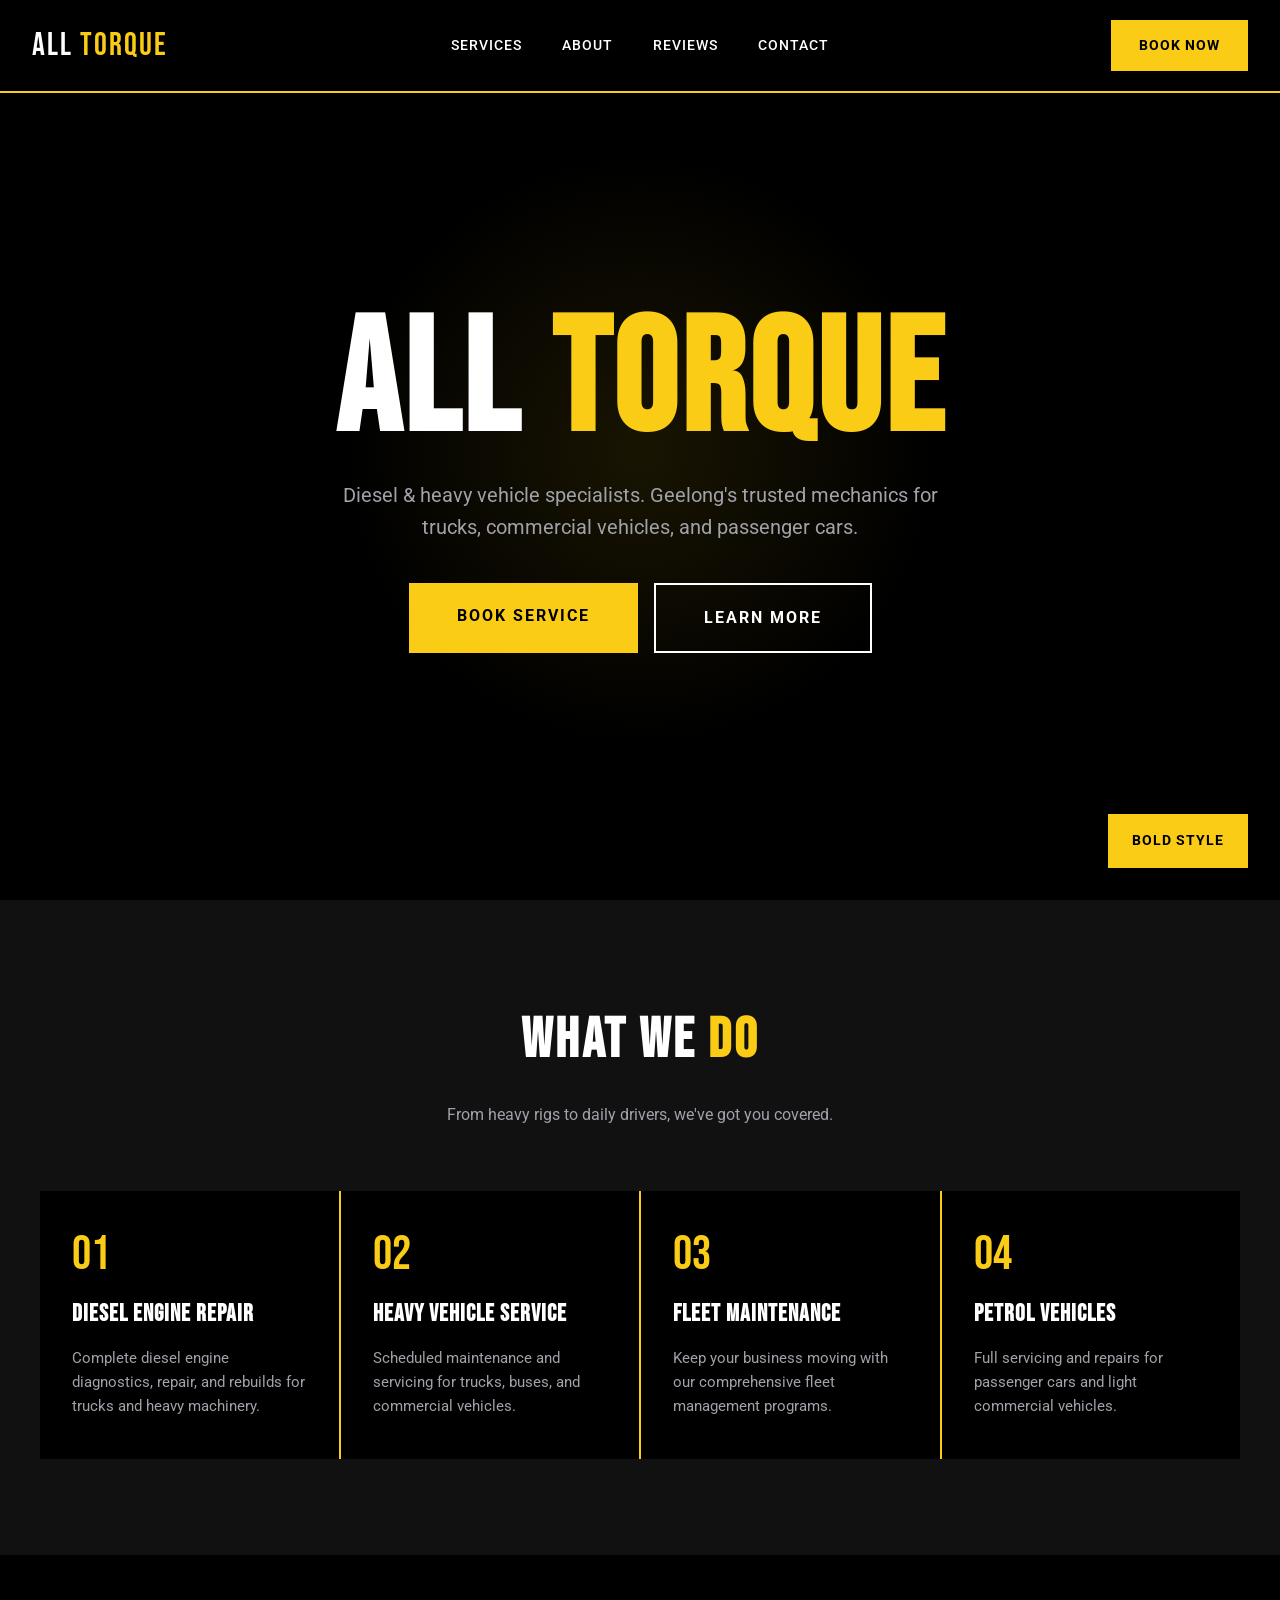
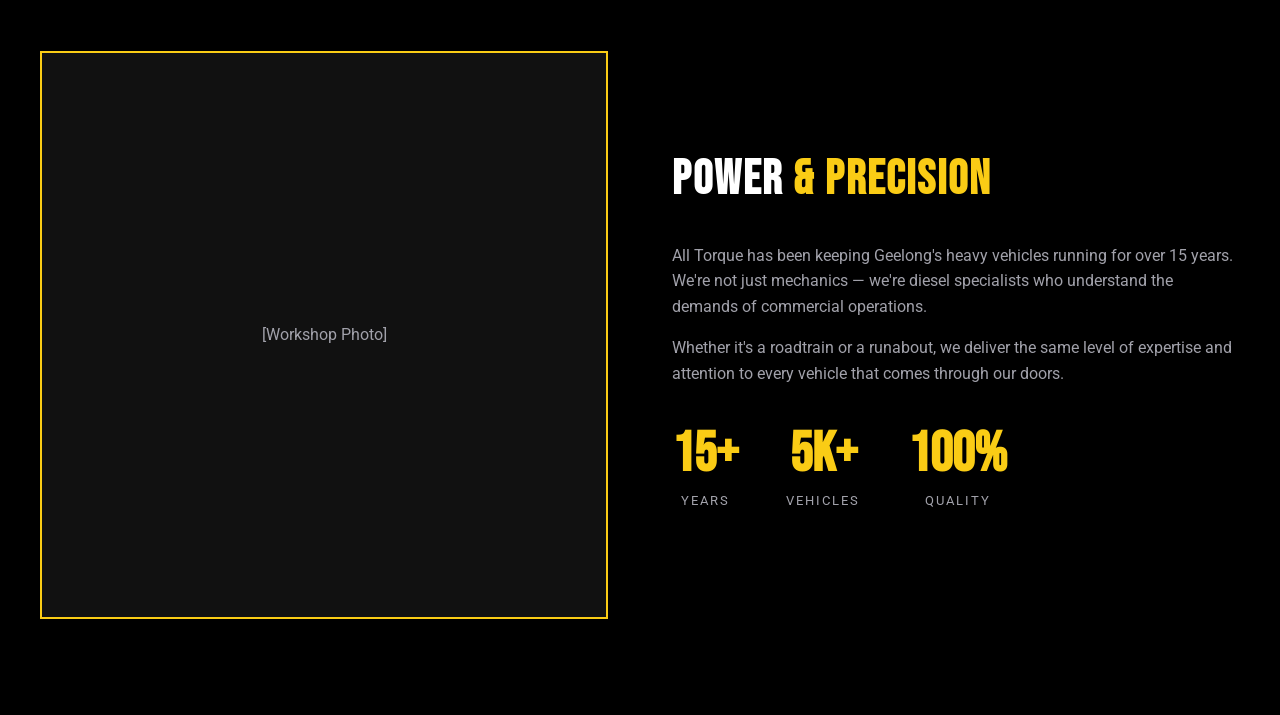
<file: preview-bold.html>
<!DOCTYPE html>
<html lang="en">
<head>
    <meta charset="UTF-8">
    <meta name="viewport" content="width=device-width, initial-scale=1.0">
    <title>All Torque - Bold Style</title>
    <link rel="preconnect" href="https://fonts.googleapis.com">
    <link rel="preconnect" href="https://fonts.gstatic.com" crossorigin>
    <link href="https://fonts.googleapis.com/css2?family=Bebas+Neue&family=Roboto:wght@400;500;700&display=swap" rel="stylesheet">
    <style>
        * {
            margin: 0;
            padding: 0;
            box-sizing: border-box;
        }

        :root {
            --bg: #000000;
            --bg-card: #111111;
            --accent: #facc15;
            --accent-dark: #eab308;
            --text: #ffffff;
            --text-muted: #a1a1aa;
            --border: #27272a;
        }

        body {
            font-family: 'Roboto', sans-serif;
            background: var(--bg);
            color: var(--text);
            line-height: 1.6;
        }

        /* Navigation */
        nav {
            position: fixed;
            top: 0;
            left: 0;
            right: 0;
            padding: 1.25rem 2rem;
            background: var(--bg);
            display: flex;
            justify-content: space-between;
            align-items: center;
            z-index: 100;
            border-bottom: 2px solid var(--accent);
        }

        .logo {
            font-family: 'Bebas Neue', sans-serif;
            font-size: 2rem;
            color: var(--text);
            text-decoration: none;
            letter-spacing: 2px;
        }

        .logo span {
            color: var(--accent);
        }

        .nav-links {
            display: flex;
            gap: 2.5rem;
        }

        .nav-links a {
            color: var(--text);
            text-decoration: none;
            font-size: 0.9rem;
            font-weight: 500;
            text-transform: uppercase;
            letter-spacing: 1px;
            transition: color 0.2s;
        }

        .nav-links a:hover {
            color: var(--accent);
        }

        .nav-cta {
            background: var(--accent);
            color: var(--bg);
            padding: 0.85rem 1.75rem;
            text-decoration: none;
            font-weight: 700;
            text-transform: uppercase;
            letter-spacing: 1px;
            font-size: 0.9rem;
            transition: all 0.2s;
        }

        .nav-cta:hover {
            background: var(--accent-dark);
        }

        /* Hero */
        .hero {
            min-height: 100vh;
            display: flex;
            align-items: center;
            justify-content: center;
            text-align: center;
            padding: 8rem 2rem 4rem;
            position: relative;
            overflow: hidden;
        }

        .hero::before {
            content: '';
            position: absolute;
            top: 50%;
            left: 50%;
            transform: translate(-50%, -50%);
            width: 600px;
            height: 600px;
            background: radial-gradient(circle, rgba(250, 204, 21, 0.1) 0%, transparent 70%);
            pointer-events: none;
        }

        .hero-content {
            position: relative;
            z-index: 1;
        }

        .hero h1 {
            font-family: 'Bebas Neue', sans-serif;
            font-size: clamp(4rem, 15vw, 10rem);
            letter-spacing: 4px;
            line-height: 0.9;
            margin-bottom: 1.5rem;
        }

        .hero h1 span {
            color: var(--accent);
        }

        .hero p {
            font-size: 1.25rem;
            color: var(--text-muted);
            max-width: 600px;
            margin: 0 auto 2.5rem;
        }

        .hero-buttons {
            display: flex;
            gap: 1rem;
            justify-content: center;
        }

        .btn-primary {
            background: var(--accent);
            color: var(--bg);
            padding: 1.25rem 3rem;
            text-decoration: none;
            font-weight: 700;
            text-transform: uppercase;
            letter-spacing: 2px;
            font-size: 1rem;
            transition: all 0.2s;
        }

        .btn-primary:hover {
            background: var(--accent-dark);
            transform: scale(1.02);
        }

        .btn-secondary {
            background: transparent;
            color: var(--text);
            padding: 1.25rem 3rem;
            text-decoration: none;
            font-weight: 700;
            text-transform: uppercase;
            letter-spacing: 2px;
            font-size: 1rem;
            border: 2px solid var(--text);
            transition: all 0.2s;
        }

        .btn-secondary:hover {
            border-color: var(--accent);
            color: var(--accent);
        }

        /* Services */
        .services {
            padding: 6rem 2rem;
            background: var(--bg-card);
        }

        .section-header {
            text-align: center;
            max-width: 600px;
            margin: 0 auto 4rem;
        }

        .section-header h2 {
            font-family: 'Bebas Neue', sans-serif;
            font-size: 3.5rem;
            letter-spacing: 3px;
            margin-bottom: 1rem;
        }

        .section-header h2 span {
            color: var(--accent);
        }

        .section-header p {
            color: var(--text-muted);
        }

        .services-grid {
            display: grid;
            grid-template-columns: repeat(auto-fit, minmax(280px, 1fr));
            gap: 2px;
            max-width: 1200px;
            margin: 0 auto;
            background: var(--accent);
        }

        .service-card {
            background: var(--bg);
            padding: 2.5rem 2rem;
            transition: all 0.3s;
        }

        .service-card:hover {
            background: var(--bg-card);
        }

        .service-number {
            font-family: 'Bebas Neue', sans-serif;
            font-size: 3rem;
            color: var(--accent);
            line-height: 1;
            margin-bottom: 1rem;
        }

        .service-card h3 {
            font-family: 'Bebas Neue', sans-serif;
            font-size: 1.5rem;
            letter-spacing: 1px;
            margin-bottom: 0.75rem;
        }

        .service-card p {
            color: var(--text-muted);
            font-size: 0.95rem;
        }

        /* About */
        .about {
            padding: 6rem 2rem;
            background: var(--bg);
        }

        .about-content {
            max-width: 1200px;
            margin: 0 auto;
            display: grid;
            grid-template-columns: 1fr 1fr;
            gap: 4rem;
            align-items: center;
        }

        .about-image {
            aspect-ratio: 1;
            background: var(--bg-card);
            border: 2px solid var(--accent);
            display: flex;
            align-items: center;
            justify-content: center;
            color: var(--text-muted);
        }

        .about-text h2 {
            font-family: 'Bebas Neue', sans-serif;
            font-size: 3rem;
            letter-spacing: 2px;
            margin-bottom: 1.5rem;
        }

        .about-text h2 span {
            color: var(--accent);
        }

        .about-text p {
            color: var(--text-muted);
            margin-bottom: 1rem;
        }

        .stats {
            display: flex;
            gap: 3rem;
            margin-top: 2.5rem;
        }

        .stat {
            text-align: center;
        }

        .stat h4 {
            font-family: 'Bebas Neue', sans-serif;
            font-size: 3.5rem;
            color: var(--accent);
            line-height: 1;
        }

        .stat p {
            font-size: 0.8rem;
            text-transform: uppercase;
            letter-spacing: 2px;
            color: var(--text-muted);
            margin-top: 0.5rem;
        }

        /* Style Label */
        .style-label {
            position: fixed;
            bottom: 2rem;
            right: 2rem;
            background: var(--accent);
            color: var(--bg);
            padding: 1rem 1.5rem;
            font-weight: 700;
            text-transform: uppercase;
            letter-spacing: 1px;
            font-size: 0.85rem;
            z-index: 1000;
        }

        @media (max-width: 768px) {
            .nav-links {
                display: none;
            }

            .hero h1 {
                font-size: 4rem;
            }

            .about-content {
                grid-template-columns: 1fr;
            }

            .stats {
                justify-content: space-between;
            }
        }
    </style>
</head>
<body>
    <nav>
        <a href="#" class="logo">ALL <span>TORQUE</span></a>
        <div class="nav-links">
            <a href="#services">Services</a>
            <a href="#about">About</a>
            <a href="#reviews">Reviews</a>
            <a href="#contact">Contact</a>
        </div>
        <a href="#book" class="nav-cta">Book Now</a>
    </nav>

    <section class="hero">
        <div class="hero-content">
            <h1>ALL <span>TORQUE</span></h1>
            <p>Diesel & heavy vehicle specialists. Geelong's trusted mechanics for trucks, commercial vehicles, and passenger cars.</p>
            <div class="hero-buttons">
                <a href="#book" class="btn-primary">Book Service</a>
                <a href="#services" class="btn-secondary">Learn More</a>
            </div>
        </div>
    </section>

    <section class="services" id="services">
        <div class="section-header">
            <h2>WHAT WE <span>DO</span></h2>
            <p>From heavy rigs to daily drivers, we've got you covered.</p>
        </div>
        <div class="services-grid">
            <div class="service-card">
                <div class="service-number">01</div>
                <h3>Diesel Engine Repair</h3>
                <p>Complete diesel engine diagnostics, repair, and rebuilds for trucks and heavy machinery.</p>
            </div>
            <div class="service-card">
                <div class="service-number">02</div>
                <h3>Heavy Vehicle Service</h3>
                <p>Scheduled maintenance and servicing for trucks, buses, and commercial vehicles.</p>
            </div>
            <div class="service-card">
                <div class="service-number">03</div>
                <h3>Fleet Maintenance</h3>
                <p>Keep your business moving with our comprehensive fleet management programs.</p>
            </div>
            <div class="service-card">
                <div class="service-number">04</div>
                <h3>Petrol Vehicles</h3>
                <p>Full servicing and repairs for passenger cars and light commercial vehicles.</p>
            </div>
        </div>
    </section>

    <section class="about" id="about">
        <div class="about-content">
            <div class="about-image">[Workshop Photo]</div>
            <div class="about-text">
                <h2>POWER <span>& PRECISION</span></h2>
                <p>All Torque has been keeping Geelong's heavy vehicles running for over 15 years. We're not just mechanics — we're diesel specialists who understand the demands of commercial operations.</p>
                <p>Whether it's a roadtrain or a runabout, we deliver the same level of expertise and attention to every vehicle that comes through our doors.</p>
                <div class="stats">
                    <div class="stat">
                        <h4>15+</h4>
                        <p>Years</p>
                    </div>
                    <div class="stat">
                        <h4>5K+</h4>
                        <p>Vehicles</p>
                    </div>
                    <div class="stat">
                        <h4>100%</h4>
                        <p>Quality</p>
                    </div>
                </div>
            </div>
        </div>
    </section>

    <div class="style-label">Bold Style</div>
</body>
</html>
</file>
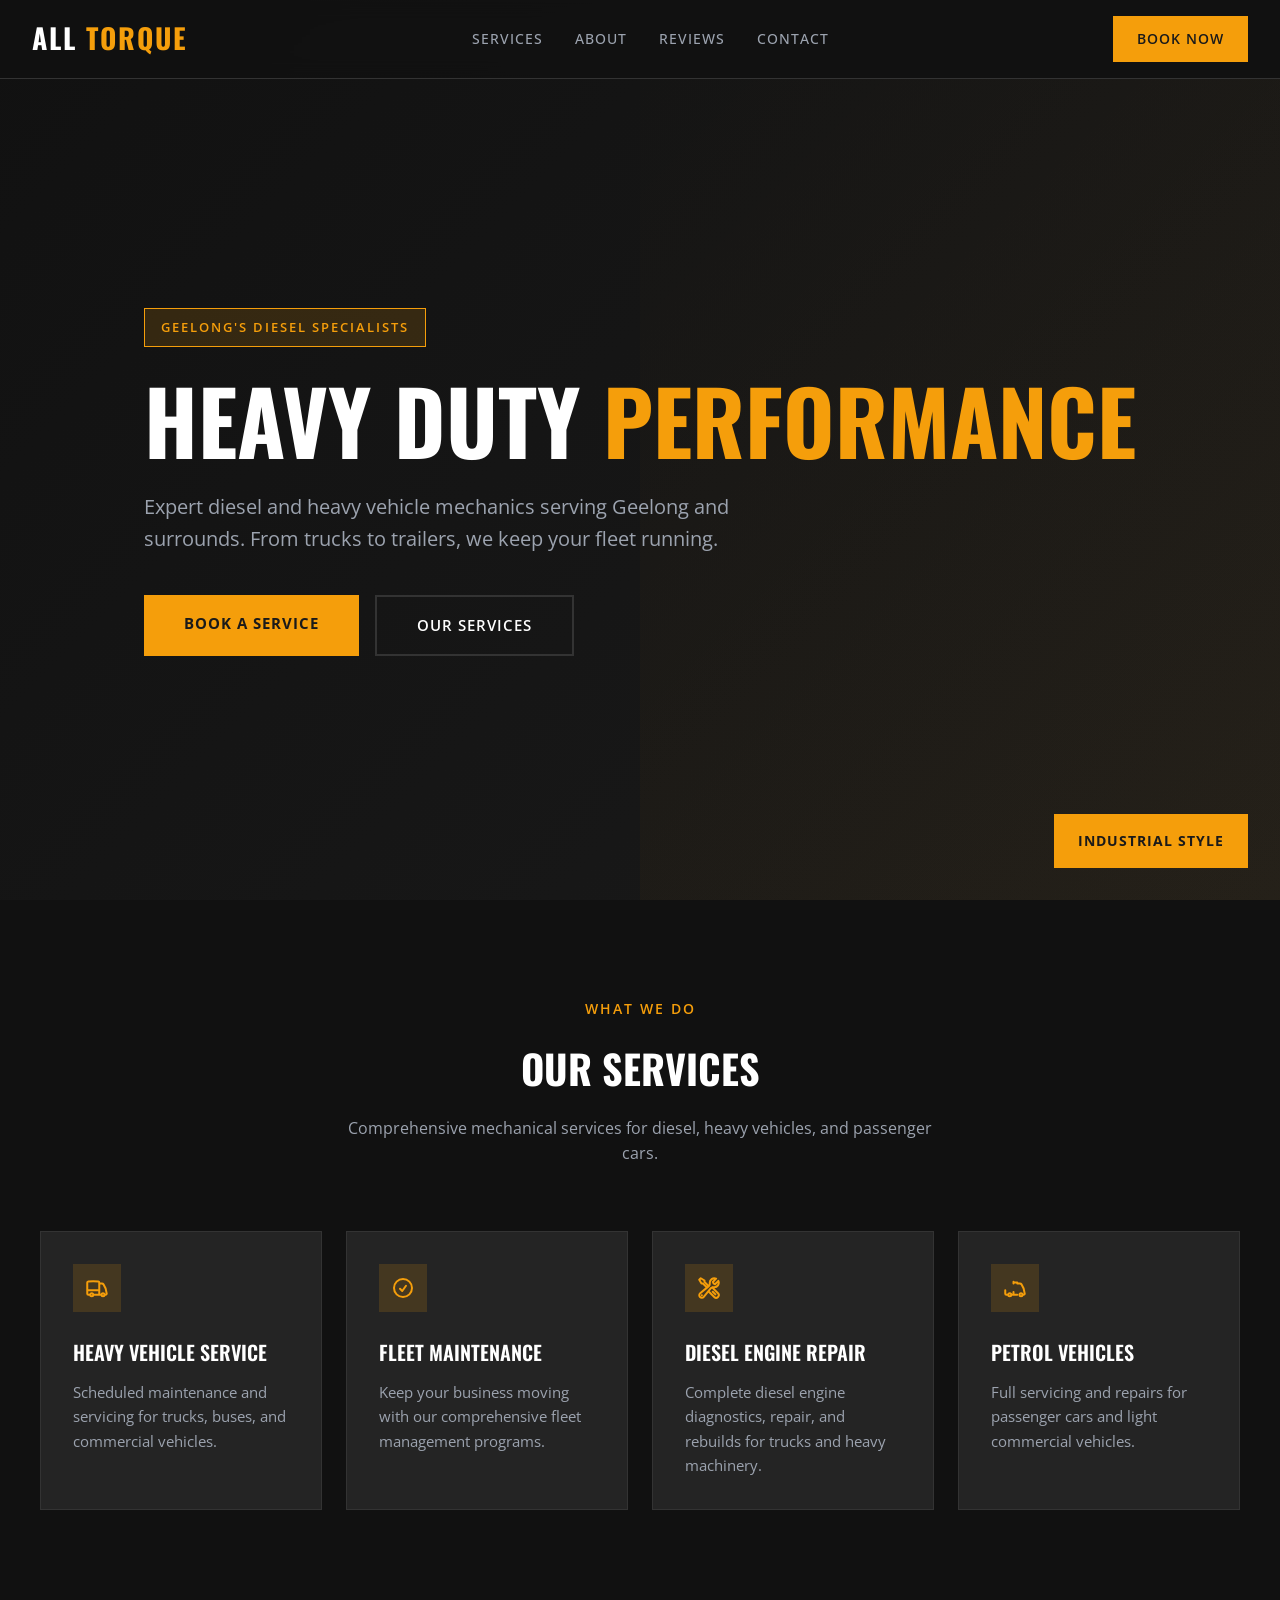
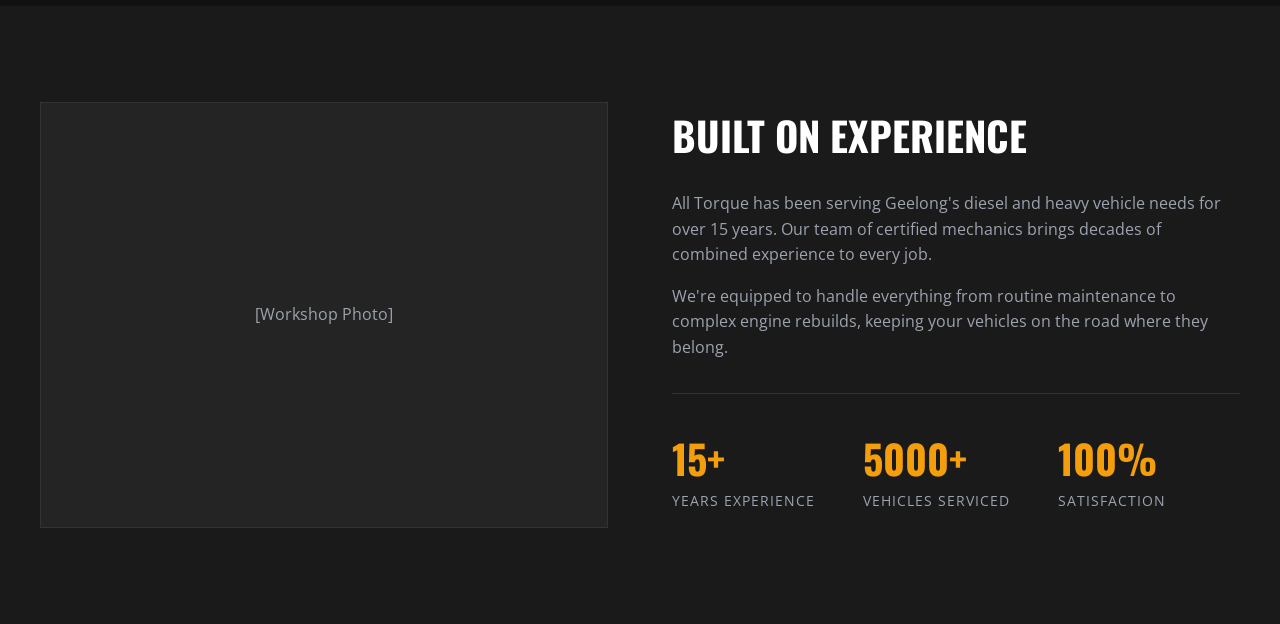
<file: preview-industrial.html>
<!DOCTYPE html>
<html lang="en">
<head>
    <meta charset="UTF-8">
    <meta name="viewport" content="width=device-width, initial-scale=1.0">
    <title>All Torque - Industrial Style</title>
    <link rel="preconnect" href="https://fonts.googleapis.com">
    <link rel="preconnect" href="https://fonts.gstatic.com" crossorigin>
    <link href="https://fonts.googleapis.com/css2?family=Oswald:wght@400;500;600;700&family=Open+Sans:wght@400;500;600&display=swap" rel="stylesheet">
    <style>
        * {
            margin: 0;
            padding: 0;
            box-sizing: border-box;
        }

        :root {
            --bg-dark: #1a1a1a;
            --bg-darker: #111111;
            --bg-card: #242424;
            --accent: #f59e0b;
            --accent-hover: #d97706;
            --text: #ffffff;
            --text-muted: #9ca3af;
            --border: #333333;
        }

        body {
            font-family: 'Open Sans', sans-serif;
            background: var(--bg-dark);
            color: var(--text);
            line-height: 1.6;
        }

        /* Navigation */
        nav {
            position: fixed;
            top: 0;
            left: 0;
            right: 0;
            padding: 1rem 2rem;
            background: rgba(17, 17, 17, 0.95);
            backdrop-filter: blur(10px);
            display: flex;
            justify-content: space-between;
            align-items: center;
            z-index: 100;
            border-bottom: 1px solid var(--border);
        }

        .logo {
            font-family: 'Oswald', sans-serif;
            font-size: 1.75rem;
            font-weight: 700;
            color: var(--text);
            text-decoration: none;
            text-transform: uppercase;
            letter-spacing: 2px;
        }

        .logo span {
            color: var(--accent);
        }

        .nav-links {
            display: flex;
            gap: 2rem;
        }

        .nav-links a {
            color: var(--text-muted);
            text-decoration: none;
            font-size: 0.9rem;
            font-weight: 500;
            text-transform: uppercase;
            letter-spacing: 1px;
            transition: color 0.2s;
        }

        .nav-links a:hover {
            color: var(--accent);
        }

        .nav-cta {
            background: var(--accent);
            color: var(--bg-dark);
            padding: 0.75rem 1.5rem;
            text-decoration: none;
            font-weight: 600;
            text-transform: uppercase;
            letter-spacing: 1px;
            font-size: 0.85rem;
            transition: background 0.2s;
        }

        .nav-cta:hover {
            background: var(--accent-hover);
        }

        /* Hero */
        .hero {
            min-height: 100vh;
            display: flex;
            align-items: center;
            padding: 8rem 2rem 4rem;
            background: linear-gradient(135deg, var(--bg-darker) 0%, var(--bg-dark) 100%);
            position: relative;
            overflow: hidden;
        }

        .hero::before {
            content: '';
            position: absolute;
            top: 0;
            right: 0;
            width: 50%;
            height: 100%;
            background: linear-gradient(135deg, transparent 0%, rgba(245, 158, 11, 0.05) 100%);
        }

        .hero-content {
            max-width: 1200px;
            margin: 0 auto;
            position: relative;
            z-index: 1;
        }

        .hero-label {
            display: inline-block;
            background: rgba(245, 158, 11, 0.15);
            border: 1px solid var(--accent);
            color: var(--accent);
            padding: 0.5rem 1rem;
            font-size: 0.8rem;
            font-weight: 600;
            text-transform: uppercase;
            letter-spacing: 2px;
            margin-bottom: 1.5rem;
        }

        .hero h1 {
            font-family: 'Oswald', sans-serif;
            font-size: clamp(3rem, 8vw, 5.5rem);
            font-weight: 700;
            text-transform: uppercase;
            line-height: 1.1;
            margin-bottom: 1.5rem;
        }

        .hero h1 span {
            color: var(--accent);
        }

        .hero p {
            font-size: 1.25rem;
            color: var(--text-muted);
            max-width: 600px;
            margin-bottom: 2.5rem;
        }

        .hero-buttons {
            display: flex;
            gap: 1rem;
        }

        .btn-primary {
            background: var(--accent);
            color: var(--bg-dark);
            padding: 1rem 2.5rem;
            text-decoration: none;
            font-weight: 700;
            text-transform: uppercase;
            letter-spacing: 1px;
            font-size: 0.95rem;
            transition: all 0.2s;
        }

        .btn-primary:hover {
            background: var(--accent-hover);
            transform: translateY(-2px);
        }

        .btn-secondary {
            background: transparent;
            color: var(--text);
            padding: 1rem 2.5rem;
            text-decoration: none;
            font-weight: 600;
            text-transform: uppercase;
            letter-spacing: 1px;
            font-size: 0.95rem;
            border: 2px solid var(--border);
            transition: all 0.2s;
        }

        .btn-secondary:hover {
            border-color: var(--accent);
            color: var(--accent);
        }

        /* Services */
        .services {
            padding: 6rem 2rem;
            background: var(--bg-darker);
        }

        .section-header {
            text-align: center;
            max-width: 600px;
            margin: 0 auto 4rem;
        }

        .section-label {
            display: inline-block;
            color: var(--accent);
            font-size: 0.85rem;
            font-weight: 600;
            text-transform: uppercase;
            letter-spacing: 2px;
            margin-bottom: 1rem;
        }

        .section-header h2 {
            font-family: 'Oswald', sans-serif;
            font-size: 2.5rem;
            font-weight: 700;
            text-transform: uppercase;
            margin-bottom: 1rem;
        }

        .section-header p {
            color: var(--text-muted);
        }

        .services-grid {
            display: grid;
            grid-template-columns: repeat(auto-fit, minmax(280px, 1fr));
            gap: 1.5rem;
            max-width: 1200px;
            margin: 0 auto;
        }

        .service-card {
            background: var(--bg-card);
            border: 1px solid var(--border);
            padding: 2rem;
            transition: all 0.3s;
        }

        .service-card:hover {
            border-color: var(--accent);
            transform: translateY(-4px);
        }

        .service-icon {
            width: 48px;
            height: 48px;
            background: rgba(245, 158, 11, 0.15);
            display: flex;
            align-items: center;
            justify-content: center;
            margin-bottom: 1.5rem;
        }

        .service-icon svg {
            width: 24px;
            height: 24px;
            color: var(--accent);
        }

        .service-card h3 {
            font-family: 'Oswald', sans-serif;
            font-size: 1.25rem;
            font-weight: 600;
            text-transform: uppercase;
            margin-bottom: 0.75rem;
        }

        .service-card p {
            color: var(--text-muted);
            font-size: 0.95rem;
        }

        /* About Preview */
        .about {
            padding: 6rem 2rem;
            background: var(--bg-dark);
        }

        .about-content {
            max-width: 1200px;
            margin: 0 auto;
            display: grid;
            grid-template-columns: 1fr 1fr;
            gap: 4rem;
            align-items: center;
        }

        .about-image {
            aspect-ratio: 4/3;
            background: var(--bg-card);
            border: 1px solid var(--border);
            display: flex;
            align-items: center;
            justify-content: center;
            color: var(--text-muted);
        }

        .about-text h2 {
            font-family: 'Oswald', sans-serif;
            font-size: 2.5rem;
            font-weight: 700;
            text-transform: uppercase;
            margin-bottom: 1.5rem;
        }

        .about-text p {
            color: var(--text-muted);
            margin-bottom: 1rem;
        }

        .stats {
            display: flex;
            gap: 3rem;
            margin-top: 2rem;
            padding-top: 2rem;
            border-top: 1px solid var(--border);
        }

        .stat h4 {
            font-family: 'Oswald', sans-serif;
            font-size: 2.5rem;
            color: var(--accent);
            font-weight: 700;
        }

        .stat p {
            font-size: 0.85rem;
            text-transform: uppercase;
            letter-spacing: 1px;
            color: var(--text-muted);
        }

        /* Style Label */
        .style-label {
            position: fixed;
            bottom: 2rem;
            right: 2rem;
            background: var(--accent);
            color: var(--bg-dark);
            padding: 1rem 1.5rem;
            font-weight: 700;
            text-transform: uppercase;
            letter-spacing: 1px;
            font-size: 0.85rem;
            z-index: 1000;
        }

        @media (max-width: 768px) {
            .nav-links {
                display: none;
            }

            .about-content {
                grid-template-columns: 1fr;
            }

            .stats {
                gap: 2rem;
            }
        }
    </style>
</head>
<body>
    <nav>
        <a href="#" class="logo">All <span>Torque</span></a>
        <div class="nav-links">
            <a href="#services">Services</a>
            <a href="#about">About</a>
            <a href="#testimonials">Reviews</a>
            <a href="#contact">Contact</a>
        </div>
        <a href="#book" class="nav-cta">Book Now</a>
    </nav>

    <section class="hero">
        <div class="hero-content">
            <div class="hero-label">Geelong's Diesel Specialists</div>
            <h1>Heavy Duty <span>Performance</span></h1>
            <p>Expert diesel and heavy vehicle mechanics serving Geelong and surrounds. From trucks to trailers, we keep your fleet running.</p>
            <div class="hero-buttons">
                <a href="#book" class="btn-primary">Book a Service</a>
                <a href="#services" class="btn-secondary">Our Services</a>
            </div>
        </div>
    </section>

    <section class="services" id="services">
        <div class="section-header">
            <div class="section-label">What We Do</div>
            <h2>Our Services</h2>
            <p>Comprehensive mechanical services for diesel, heavy vehicles, and passenger cars.</p>
        </div>
        <div class="services-grid">
            <div class="service-card">
                <div class="service-icon">
                    <svg xmlns="http://www.w3.org/2000/svg" fill="none" viewBox="0 0 24 24" stroke="currentColor" stroke-width="2">
                        <path stroke-linecap="round" stroke-linejoin="round" d="M8.25 18.75a1.5 1.5 0 01-3 0m3 0a1.5 1.5 0 00-3 0m3 0h6m-9 0H3.375a1.125 1.125 0 01-1.125-1.125V14.25m17.25 4.5a1.5 1.5 0 01-3 0m3 0a1.5 1.5 0 00-3 0m3 0h1.125c.621 0 1.129-.504 1.09-1.124a17.902 17.902 0 00-3.213-9.193 2.056 2.056 0 00-1.58-.86H14.25M16.5 18.75h-2.25m0-11.177v-.958c0-.568-.422-1.048-.987-1.106a48.554 48.554 0 00-10.026 0 1.106 1.106 0 00-.987 1.106v7.635m12-6.677v6.677m0 4.5v-4.5m0 0h-12" />
                    </svg>
                </div>
                <h3>Heavy Vehicle Service</h3>
                <p>Scheduled maintenance and servicing for trucks, buses, and commercial vehicles.</p>
            </div>
            <div class="service-card">
                <div class="service-icon">
                    <svg xmlns="http://www.w3.org/2000/svg" fill="none" viewBox="0 0 24 24" stroke="currentColor" stroke-width="2">
                        <path stroke-linecap="round" stroke-linejoin="round" d="M9 12.75L11.25 15 15 9.75M21 12a9 9 0 11-18 0 9 9 0 0118 0z" />
                    </svg>
                </div>
                <h3>Fleet Maintenance</h3>
                <p>Keep your business moving with our comprehensive fleet management programs.</p>
            </div>
            <div class="service-card">
                <div class="service-icon">
                    <svg xmlns="http://www.w3.org/2000/svg" fill="none" viewBox="0 0 24 24" stroke="currentColor" stroke-width="2">
                        <path stroke-linecap="round" stroke-linejoin="round" d="M11.42 15.17L17.25 21A2.652 2.652 0 0021 17.25l-5.877-5.877M11.42 15.17l2.496-3.03c.317-.384.74-.626 1.208-.766M11.42 15.17l-4.655 5.653a2.548 2.548 0 11-3.586-3.586l6.837-5.63m5.108-.233c.55-.164 1.163-.188 1.743-.14a4.5 4.5 0 004.486-6.336l-3.276 3.277a3.004 3.004 0 01-2.25-2.25l3.276-3.276a4.5 4.5 0 00-6.336 4.486c.091 1.076-.071 2.264-.904 2.95l-.102.085m-1.745 1.437L5.909 7.5H4.5L2.25 3.75l1.5-1.5L7.5 4.5v1.409l4.26 4.26m-1.745 1.437l1.745-1.437m6.615 8.206L15.75 15.75M4.867 19.125h.008v.008h-.008v-.008z" />
                    </svg>
                </div>
                <h3>Diesel Engine Repair</h3>
                <p>Complete diesel engine diagnostics, repair, and rebuilds for trucks and heavy machinery.</p>
            </div>
            <div class="service-card">
                <div class="service-icon">
                    <svg xmlns="http://www.w3.org/2000/svg" fill="none" viewBox="0 0 24 24" stroke="currentColor" stroke-width="2">
                        <path stroke-linecap="round" stroke-linejoin="round" d="M8.25 18.75a1.5 1.5 0 01-3 0m3 0a1.5 1.5 0 00-3 0m3 0h6m-9 0H3.375a1.125 1.125 0 01-1.125-1.125V14.25m17.25 4.5a1.5 1.5 0 01-3 0m3 0a1.5 1.5 0 00-3 0m3 0h1.125c.621 0 1.129-.504 1.09-1.124a17.902 17.902 0 00-3.213-9.193 2.056 2.056 0 00-1.58-.86H14.25m-3.75 0V5.625m0 12.75v-2.5m0-9.375h3.75" />
                    </svg>
                </div>
                <h3>Petrol Vehicles</h3>
                <p>Full servicing and repairs for passenger cars and light commercial vehicles.</p>
            </div>
        </div>
    </section>

    <section class="about" id="about">
        <div class="about-content">
            <div class="about-image">[Workshop Photo]</div>
            <div class="about-text">
                <h2>Built on Experience</h2>
                <p>All Torque has been serving Geelong's diesel and heavy vehicle needs for over 15 years. Our team of certified mechanics brings decades of combined experience to every job.</p>
                <p>We're equipped to handle everything from routine maintenance to complex engine rebuilds, keeping your vehicles on the road where they belong.</p>
                <div class="stats">
                    <div class="stat">
                        <h4>15+</h4>
                        <p>Years Experience</p>
                    </div>
                    <div class="stat">
                        <h4>5000+</h4>
                        <p>Vehicles Serviced</p>
                    </div>
                    <div class="stat">
                        <h4>100%</h4>
                        <p>Satisfaction</p>
                    </div>
                </div>
            </div>
        </div>
    </section>

    <div class="style-label">Industrial Style</div>
</body>
</html>
</file>
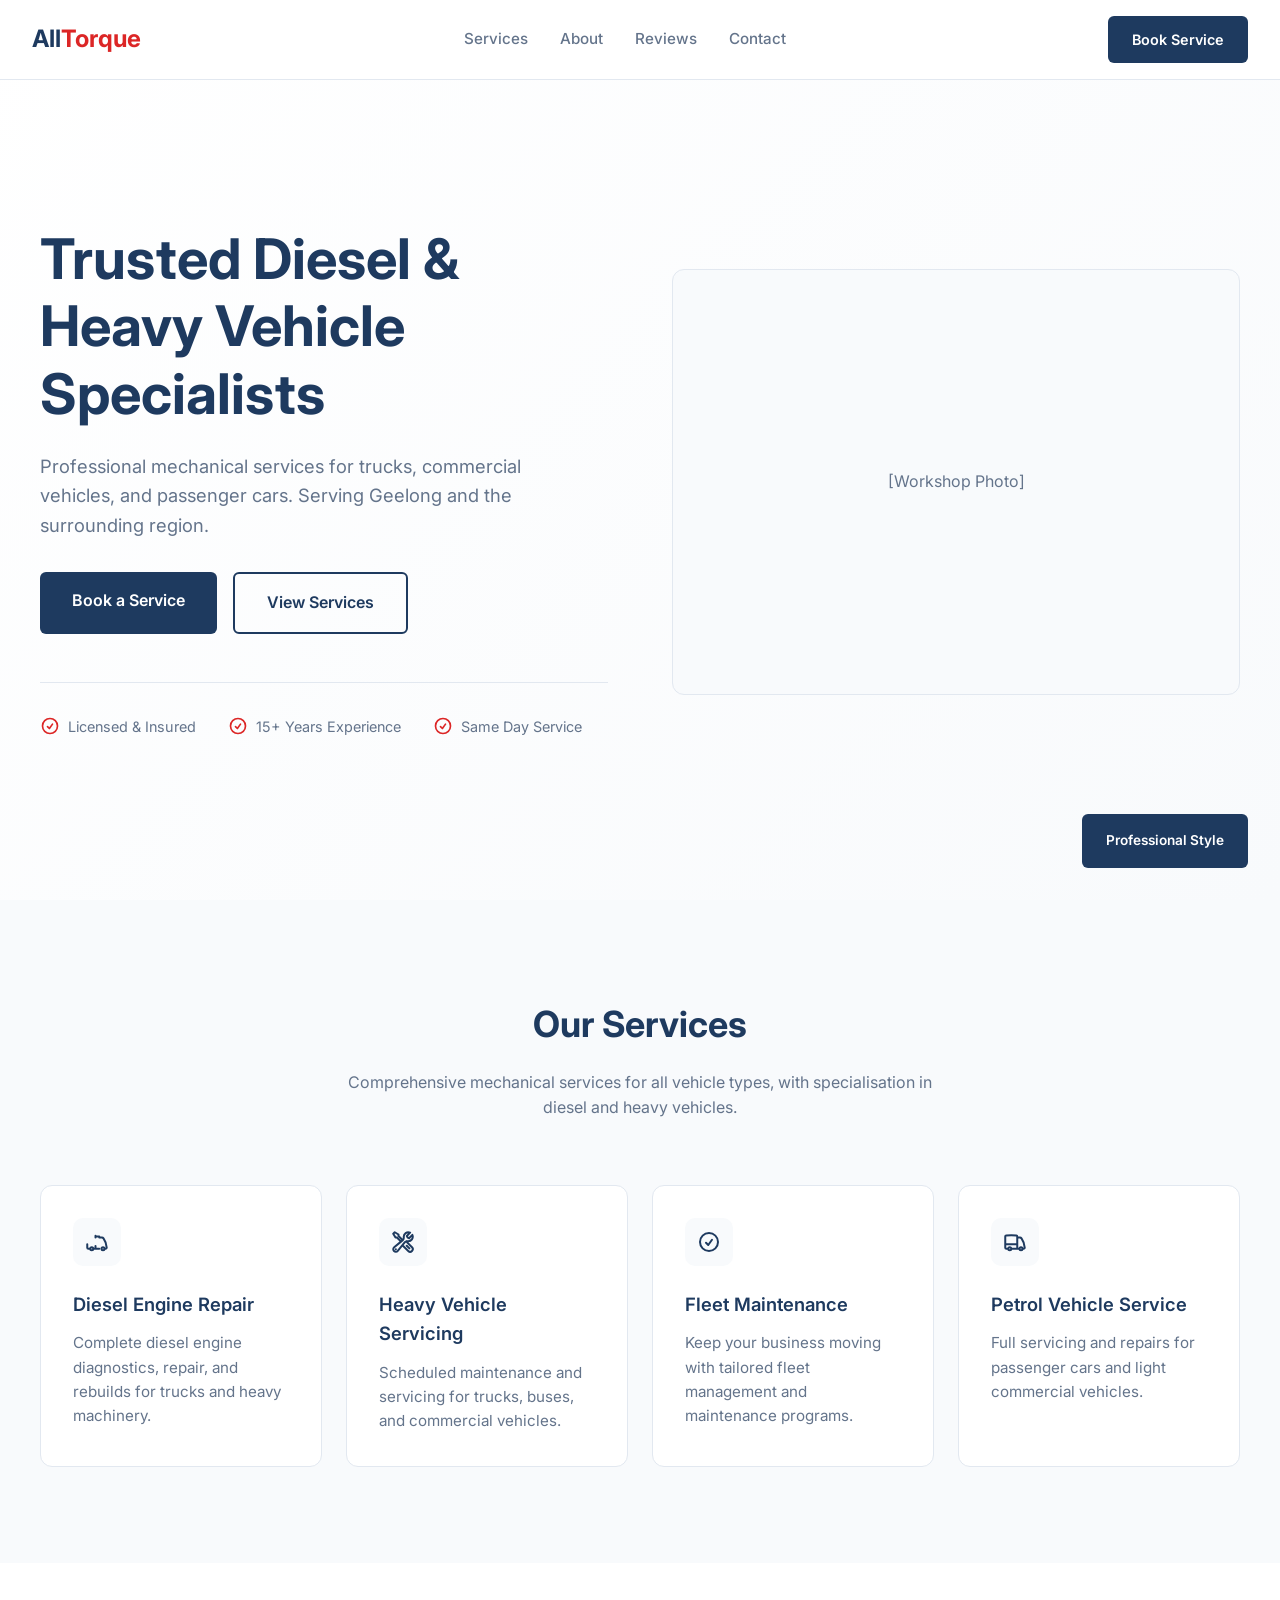
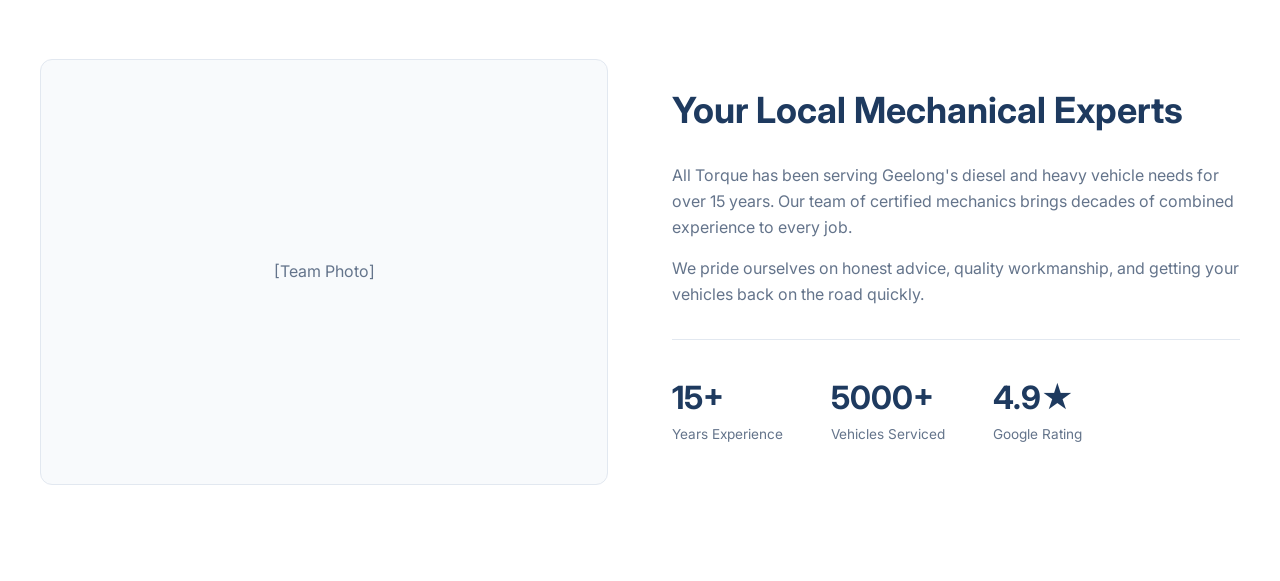
<file: preview-professional.html>
<!DOCTYPE html>
<html lang="en">
<head>
    <meta charset="UTF-8">
    <meta name="viewport" content="width=device-width, initial-scale=1.0">
    <title>All Torque - Professional Style</title>
    <link rel="preconnect" href="https://fonts.googleapis.com">
    <link rel="preconnect" href="https://fonts.gstatic.com" crossorigin>
    <link href="https://fonts.googleapis.com/css2?family=Inter:wght@400;500;600;700&display=swap" rel="stylesheet">
    <style>
        * {
            margin: 0;
            padding: 0;
            box-sizing: border-box;
        }

        :root {
            --bg: #ffffff;
            --bg-alt: #f8fafc;
            --primary: #1e3a5f;
            --primary-light: #2d4a6f;
            --accent: #dc2626;
            --text: #1e293b;
            --text-muted: #64748b;
            --border: #e2e8f0;
        }

        body {
            font-family: 'Inter', sans-serif;
            background: var(--bg);
            color: var(--text);
            line-height: 1.6;
        }

        /* Navigation */
        nav {
            position: fixed;
            top: 0;
            left: 0;
            right: 0;
            padding: 1rem 2rem;
            background: var(--bg);
            display: flex;
            justify-content: space-between;
            align-items: center;
            z-index: 100;
            border-bottom: 1px solid var(--border);
        }

        .logo {
            font-size: 1.5rem;
            font-weight: 700;
            color: var(--primary);
            text-decoration: none;
        }

        .logo span {
            color: var(--accent);
        }

        .nav-links {
            display: flex;
            gap: 2rem;
        }

        .nav-links a {
            color: var(--text-muted);
            text-decoration: none;
            font-size: 0.95rem;
            font-weight: 500;
            transition: color 0.2s;
        }

        .nav-links a:hover {
            color: var(--primary);
        }

        .nav-cta {
            background: var(--primary);
            color: white;
            padding: 0.75rem 1.5rem;
            border-radius: 6px;
            text-decoration: none;
            font-weight: 600;
            font-size: 0.9rem;
            transition: background 0.2s;
        }

        .nav-cta:hover {
            background: var(--primary-light);
        }

        /* Hero */
        .hero {
            min-height: 100vh;
            display: flex;
            align-items: center;
            padding: 8rem 2rem 4rem;
            background: linear-gradient(135deg, var(--bg) 0%, var(--bg-alt) 100%);
        }

        .hero-content {
            max-width: 1200px;
            margin: 0 auto;
            display: grid;
            grid-template-columns: 1fr 1fr;
            gap: 4rem;
            align-items: center;
        }

        .hero-text h1 {
            font-size: clamp(2.5rem, 5vw, 3.5rem);
            font-weight: 700;
            color: var(--primary);
            line-height: 1.2;
            margin-bottom: 1.5rem;
        }

        .hero-text p {
            font-size: 1.15rem;
            color: var(--text-muted);
            margin-bottom: 2rem;
            max-width: 500px;
        }

        .hero-buttons {
            display: flex;
            gap: 1rem;
        }

        .btn-primary {
            background: var(--primary);
            color: white;
            padding: 1rem 2rem;
            border-radius: 6px;
            text-decoration: none;
            font-weight: 600;
            transition: all 0.2s;
        }

        .btn-primary:hover {
            background: var(--primary-light);
            transform: translateY(-2px);
            box-shadow: 0 4px 12px rgba(30, 58, 95, 0.2);
        }

        .btn-secondary {
            background: transparent;
            color: var(--primary);
            padding: 1rem 2rem;
            border-radius: 6px;
            text-decoration: none;
            font-weight: 600;
            border: 2px solid var(--primary);
            transition: all 0.2s;
        }

        .btn-secondary:hover {
            background: var(--primary);
            color: white;
        }

        .hero-image {
            aspect-ratio: 4/3;
            background: var(--bg-alt);
            border: 1px solid var(--border);
            border-radius: 12px;
            display: flex;
            align-items: center;
            justify-content: center;
            color: var(--text-muted);
        }

        .trust-badges {
            display: flex;
            gap: 2rem;
            margin-top: 3rem;
            padding-top: 2rem;
            border-top: 1px solid var(--border);
        }

        .badge {
            display: flex;
            align-items: center;
            gap: 0.5rem;
            font-size: 0.9rem;
            color: var(--text-muted);
        }

        .badge svg {
            width: 20px;
            height: 20px;
            color: var(--accent);
        }

        /* Services */
        .services {
            padding: 6rem 2rem;
            background: var(--bg-alt);
        }

        .section-header {
            text-align: center;
            max-width: 600px;
            margin: 0 auto 4rem;
        }

        .section-header h2 {
            font-size: 2.25rem;
            font-weight: 700;
            color: var(--primary);
            margin-bottom: 1rem;
        }

        .section-header p {
            color: var(--text-muted);
        }

        .services-grid {
            display: grid;
            grid-template-columns: repeat(auto-fit, minmax(280px, 1fr));
            gap: 1.5rem;
            max-width: 1200px;
            margin: 0 auto;
        }

        .service-card {
            background: var(--bg);
            border: 1px solid var(--border);
            border-radius: 12px;
            padding: 2rem;
            transition: all 0.3s;
        }

        .service-card:hover {
            box-shadow: 0 10px 40px rgba(0, 0, 0, 0.08);
            transform: translateY(-4px);
        }

        .service-icon {
            width: 48px;
            height: 48px;
            background: var(--bg-alt);
            border-radius: 10px;
            display: flex;
            align-items: center;
            justify-content: center;
            margin-bottom: 1.5rem;
        }

        .service-icon svg {
            width: 24px;
            height: 24px;
            color: var(--primary);
        }

        .service-card h3 {
            font-size: 1.15rem;
            font-weight: 600;
            margin-bottom: 0.75rem;
            color: var(--primary);
        }

        .service-card p {
            color: var(--text-muted);
            font-size: 0.95rem;
        }

        /* About */
        .about {
            padding: 6rem 2rem;
            background: var(--bg);
        }

        .about-content {
            max-width: 1200px;
            margin: 0 auto;
            display: grid;
            grid-template-columns: 1fr 1fr;
            gap: 4rem;
            align-items: center;
        }

        .about-image {
            aspect-ratio: 4/3;
            background: var(--bg-alt);
            border: 1px solid var(--border);
            border-radius: 12px;
            display: flex;
            align-items: center;
            justify-content: center;
            color: var(--text-muted);
        }

        .about-text h2 {
            font-size: 2.25rem;
            font-weight: 700;
            color: var(--primary);
            margin-bottom: 1.5rem;
        }

        .about-text p {
            color: var(--text-muted);
            margin-bottom: 1rem;
        }

        .stats {
            display: flex;
            gap: 3rem;
            margin-top: 2rem;
            padding-top: 2rem;
            border-top: 1px solid var(--border);
        }

        .stat h4 {
            font-size: 2rem;
            color: var(--primary);
            font-weight: 700;
        }

        .stat p {
            font-size: 0.85rem;
            color: var(--text-muted);
        }

        /* Style Label */
        .style-label {
            position: fixed;
            bottom: 2rem;
            right: 2rem;
            background: var(--primary);
            color: white;
            padding: 1rem 1.5rem;
            border-radius: 6px;
            font-weight: 600;
            font-size: 0.85rem;
            z-index: 1000;
        }

        @media (max-width: 768px) {
            .nav-links {
                display: none;
            }

            .hero-content,
            .about-content {
                grid-template-columns: 1fr;
            }

            .trust-badges {
                flex-wrap: wrap;
                gap: 1rem;
            }
        }
    </style>
</head>
<body>
    <nav>
        <a href="#" class="logo">All<span>Torque</span></a>
        <div class="nav-links">
            <a href="#services">Services</a>
            <a href="#about">About</a>
            <a href="#testimonials">Reviews</a>
            <a href="#contact">Contact</a>
        </div>
        <a href="#book" class="nav-cta">Book Service</a>
    </nav>

    <section class="hero">
        <div class="hero-content">
            <div class="hero-text">
                <h1>Trusted Diesel & Heavy Vehicle Specialists</h1>
                <p>Professional mechanical services for trucks, commercial vehicles, and passenger cars. Serving Geelong and the surrounding region.</p>
                <div class="hero-buttons">
                    <a href="#book" class="btn-primary">Book a Service</a>
                    <a href="#services" class="btn-secondary">View Services</a>
                </div>
                <div class="trust-badges">
                    <div class="badge">
                        <svg xmlns="http://www.w3.org/2000/svg" fill="none" viewBox="0 0 24 24" stroke="currentColor" stroke-width="2">
                            <path stroke-linecap="round" stroke-linejoin="round" d="M9 12.75L11.25 15 15 9.75M21 12a9 9 0 11-18 0 9 9 0 0118 0z" />
                        </svg>
                        Licensed & Insured
                    </div>
                    <div class="badge">
                        <svg xmlns="http://www.w3.org/2000/svg" fill="none" viewBox="0 0 24 24" stroke="currentColor" stroke-width="2">
                            <path stroke-linecap="round" stroke-linejoin="round" d="M9 12.75L11.25 15 15 9.75M21 12a9 9 0 11-18 0 9 9 0 0118 0z" />
                        </svg>
                        15+ Years Experience
                    </div>
                    <div class="badge">
                        <svg xmlns="http://www.w3.org/2000/svg" fill="none" viewBox="0 0 24 24" stroke="currentColor" stroke-width="2">
                            <path stroke-linecap="round" stroke-linejoin="round" d="M9 12.75L11.25 15 15 9.75M21 12a9 9 0 11-18 0 9 9 0 0118 0z" />
                        </svg>
                        Same Day Service
                    </div>
                </div>
            </div>
            <div class="hero-image">[Workshop Photo]</div>
        </div>
    </section>

    <section class="services" id="services">
        <div class="section-header">
            <h2>Our Services</h2>
            <p>Comprehensive mechanical services for all vehicle types, with specialisation in diesel and heavy vehicles.</p>
        </div>
        <div class="services-grid">
            <div class="service-card">
                <div class="service-icon">
                    <svg xmlns="http://www.w3.org/2000/svg" fill="none" viewBox="0 0 24 24" stroke="currentColor" stroke-width="2">
                        <path stroke-linecap="round" stroke-linejoin="round" d="M8.25 18.75a1.5 1.5 0 01-3 0m3 0a1.5 1.5 0 00-3 0m3 0h6m-9 0H3.375a1.125 1.125 0 01-1.125-1.125V14.25m17.25 4.5a1.5 1.5 0 01-3 0m3 0a1.5 1.5 0 00-3 0m3 0h1.125c.621 0 1.129-.504 1.09-1.124a17.902 17.902 0 00-3.213-9.193 2.056 2.056 0 00-1.58-.86H14.25m-3.75 0V5.625m0 12.75v-2.5m0-9.375h3.75" />
                    </svg>
                </div>
                <h3>Diesel Engine Repair</h3>
                <p>Complete diesel engine diagnostics, repair, and rebuilds for trucks and heavy machinery.</p>
            </div>
            <div class="service-card">
                <div class="service-icon">
                    <svg xmlns="http://www.w3.org/2000/svg" fill="none" viewBox="0 0 24 24" stroke="currentColor" stroke-width="2">
                        <path stroke-linecap="round" stroke-linejoin="round" d="M11.42 15.17L17.25 21A2.652 2.652 0 0021 17.25l-5.877-5.877M11.42 15.17l2.496-3.03c.317-.384.74-.626 1.208-.766M11.42 15.17l-4.655 5.653a2.548 2.548 0 11-3.586-3.586l6.837-5.63m5.108-.233c.55-.164 1.163-.188 1.743-.14a4.5 4.5 0 004.486-6.336l-3.276 3.277a3.004 3.004 0 01-2.25-2.25l3.276-3.276a4.5 4.5 0 00-6.336 4.486c.091 1.076-.071 2.264-.904 2.95l-.102.085m-1.745 1.437L5.909 7.5H4.5L2.25 3.75l1.5-1.5L7.5 4.5v1.409l4.26 4.26m-1.745 1.437l1.745-1.437m6.615 8.206L15.75 15.75M4.867 19.125h.008v.008h-.008v-.008z" />
                    </svg>
                </div>
                <h3>Heavy Vehicle Servicing</h3>
                <p>Scheduled maintenance and servicing for trucks, buses, and commercial vehicles.</p>
            </div>
            <div class="service-card">
                <div class="service-icon">
                    <svg xmlns="http://www.w3.org/2000/svg" fill="none" viewBox="0 0 24 24" stroke="currentColor" stroke-width="2">
                        <path stroke-linecap="round" stroke-linejoin="round" d="M9 12.75L11.25 15 15 9.75M21 12a9 9 0 11-18 0 9 9 0 0118 0z" />
                    </svg>
                </div>
                <h3>Fleet Maintenance</h3>
                <p>Keep your business moving with tailored fleet management and maintenance programs.</p>
            </div>
            <div class="service-card">
                <div class="service-icon">
                    <svg xmlns="http://www.w3.org/2000/svg" fill="none" viewBox="0 0 24 24" stroke="currentColor" stroke-width="2">
                        <path stroke-linecap="round" stroke-linejoin="round" d="M8.25 18.75a1.5 1.5 0 01-3 0m3 0a1.5 1.5 0 00-3 0m3 0h6m-9 0H3.375a1.125 1.125 0 01-1.125-1.125V14.25m17.25 4.5a1.5 1.5 0 01-3 0m3 0a1.5 1.5 0 00-3 0m3 0h1.125c.621 0 1.129-.504 1.09-1.124a17.902 17.902 0 00-3.213-9.193 2.056 2.056 0 00-1.58-.86H14.25M16.5 18.75h-2.25m0-11.177v-.958c0-.568-.422-1.048-.987-1.106a48.554 48.554 0 00-10.026 0 1.106 1.106 0 00-.987 1.106v7.635m12-6.677v6.677m0 4.5v-4.5m0 0h-12" />
                    </svg>
                </div>
                <h3>Petrol Vehicle Service</h3>
                <p>Full servicing and repairs for passenger cars and light commercial vehicles.</p>
            </div>
        </div>
    </section>

    <section class="about" id="about">
        <div class="about-content">
            <div class="about-image">[Team Photo]</div>
            <div class="about-text">
                <h2>Your Local Mechanical Experts</h2>
                <p>All Torque has been serving Geelong's diesel and heavy vehicle needs for over 15 years. Our team of certified mechanics brings decades of combined experience to every job.</p>
                <p>We pride ourselves on honest advice, quality workmanship, and getting your vehicles back on the road quickly.</p>
                <div class="stats">
                    <div class="stat">
                        <h4>15+</h4>
                        <p>Years Experience</p>
                    </div>
                    <div class="stat">
                        <h4>5000+</h4>
                        <p>Vehicles Serviced</p>
                    </div>
                    <div class="stat">
                        <h4>4.9★</h4>
                        <p>Google Rating</p>
                    </div>
                </div>
            </div>
        </div>
    </section>

    <div class="style-label">Professional Style</div>
</body>
</html>
</file>
